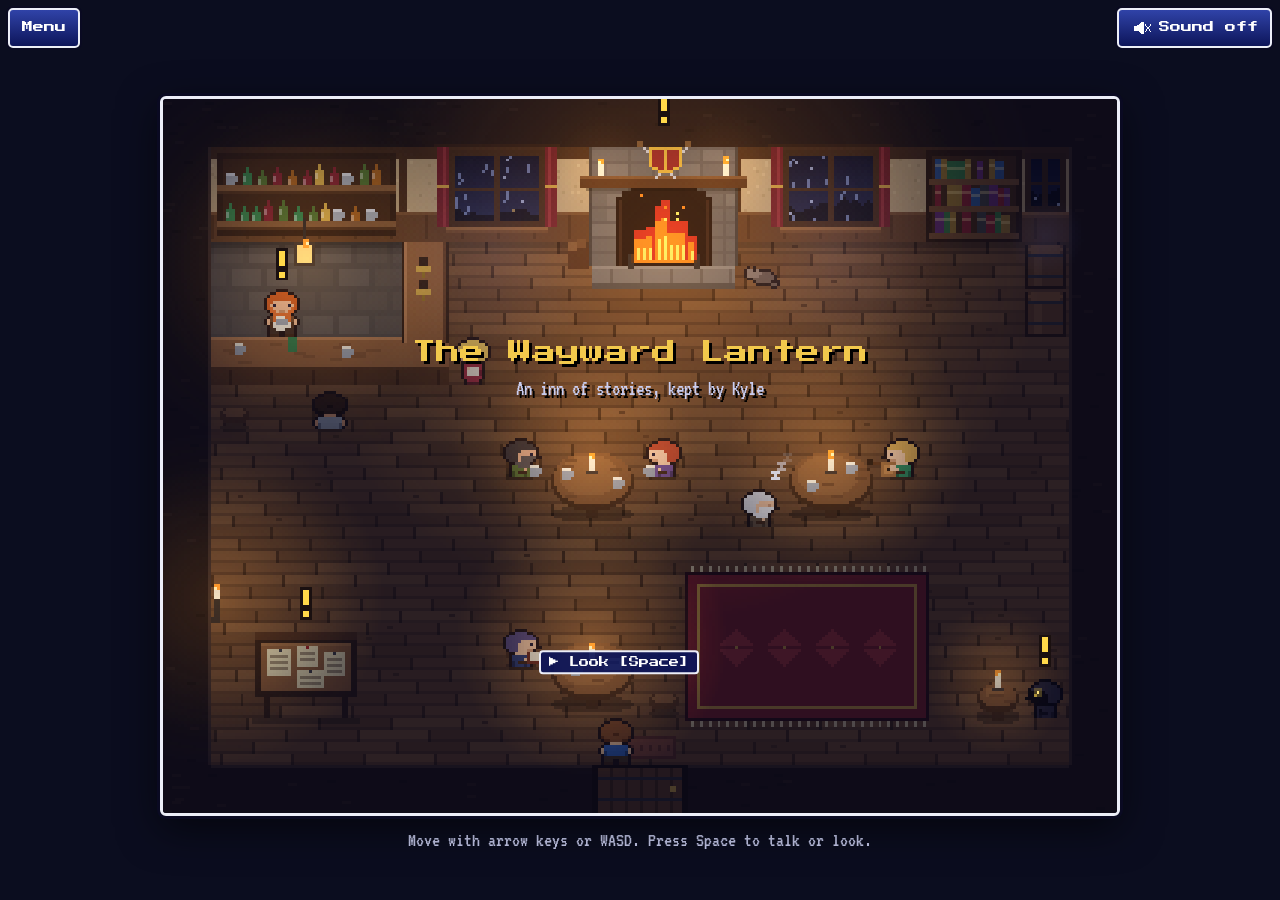
<file: index.html>
<!doctype html>
<html lang="en">
<head>
  <meta charset="utf-8">
  <meta name="viewport" content="width=device-width, initial-scale=1, viewport-fit=cover">
  <title>Kyle | The Wayward Lantern</title>
  <meta name="description" content="Kyle's personal site, set in a pixel-art fantasy tavern. Walk around the inn to learn about Kyle, his work, and his interests.">
  <meta name="theme-color" content="#0b0d1f">
  <link rel="preconnect" href="https://fonts.googleapis.com">
  <link rel="preconnect" href="https://fonts.gstatic.com" crossorigin>
  <link href="https://fonts.googleapis.com/css2?family=Press+Start+2P&family=VT323&display=swap" rel="stylesheet">
  <link rel="stylesheet" href="css/style.css">
  <script>document.documentElement.classList.add('js');</script>
</head>
<body>
  <a class="skip-link" href="?view=page">Skip the game and read everything as a page</a>

  <div id="game">
    <div id="hud">
      <button id="menu-btn" class="ff-btn" type="button" aria-haspopup="dialog">Menu</button>
      <button id="sound-btn" class="ff-btn" type="button" aria-pressed="false" aria-label="Turn sound on">
        <svg viewBox="0 0 16 16" width="20" height="20" aria-hidden="true" shape-rendering="crispEdges">
          <path fill="currentColor" d="M2 6h3l4-3h1v10H9L5 10H2z"/>
          <g class="sound-waves" fill="currentColor"><rect x="11" y="6" width="1" height="4"/><rect x="13" y="4" width="1" height="8"/></g>
          <g class="sound-x" fill="currentColor"><rect x="11" y="5" width="1" height="1"/><rect x="12" y="6" width="1" height="1"/><rect x="13" y="7" width="1" height="2"/><rect x="12" y="9" width="1" height="1"/><rect x="11" y="10" width="1" height="1"/><rect x="14" y="6" width="1" height="1"/><rect x="15" y="5" width="1" height="1"/><rect x="14" y="9" width="1" height="1"/><rect x="15" y="10" width="1" height="1"/></g>
        </svg>
        <span class="sound-label">Sound off</span>
      </button>
    </div>

    <div id="stage">
      <canvas id="screen" width="320" height="240" role="img" aria-label="A pixel-art tavern at night, with rain on the windows. Use the Menu button to browse every section without playing."></canvas>
      <div id="overlay-layer" aria-hidden="true"></div>
      <div id="prompt" aria-hidden="true"></div>
      <div id="title-card" aria-hidden="true">
        <div class="title-name">The Wayward Lantern</div>
        <div class="title-sub">An inn of stories, kept by Kyle</div>
      </div>
      <div id="dialog" class="ff-window" hidden>
        <div id="dialog-name"></div>
        <p id="dialog-text"></p>
        <span id="dialog-next" aria-hidden="true">&#9660;</span>
      </div>
    </div>

    <p id="sr-live" class="sr-only" aria-live="polite"></p>
    <p id="hint"><span class="hint-keys">Move with arrow keys or WASD. Press Space to talk or look.</span><span class="hint-touch">Tap a spot to walk there. Tap a person or object to talk or look.</span></p>
  </div>

  <div id="menu" class="ff-window modal" role="dialog" aria-modal="true" aria-labelledby="menu-title" hidden>
    <h2 id="menu-title">Menu</h2>
    <ul class="menu-list">
      <li><button type="button" data-section="about">About me</button></li>
      <li><button type="button" data-section="work">Work experience</button></li>
      <li><button type="button" data-section="interests">Interests</button></li>
      <li><button type="button" data-section="other">Other</button></li>
    </ul>
    <p class="menu-foot"><a href="?view=page">Read everything as one page</a></p>
    <button type="button" class="close-btn" data-close>Back to the inn</button>
  </div>

  <div id="panel" class="ff-window modal" role="dialog" aria-modal="true" aria-labelledby="panel-title" hidden>
    <h2 id="panel-title" tabindex="-1"></h2>
    <div id="panel-body"></div>
    <button type="button" class="close-btn" data-close>Back to the inn</button>
  </div>

  <!--
    All site content lives here. The game reads each <section> by its
    data-section name, and this same markup is the plain-page and no-JavaScript
    version of the site. Edit text here; nothing else needs to change.
  -->
  <main id="content">
    <header class="page-header">
      <h1>Kyle</h1>
      <p class="tagline">[One-line tagline: what you do, in plain words.]</p>
      <p class="back-to-inn"><a href="./">Enter the inn (the playable version)</a></p>
    </header>

    <section data-section="about" id="about">
      <h2>About me</h2>
      <p>[A short intro, three or four sentences: who you are, what you do, and what you care about.]</p>
      <ul>
        <li><strong>Based in:</strong> [City, State]</li>
        <li><strong>Currently:</strong> [Role] at [Company]</li>
        <li><strong>Reach me:</strong> [Email or LinkedIn link]</li>
      </ul>
    </section>

    <section data-section="work" id="work">
      <h2>Work experience</h2>
      <article class="job">
        <h3>[Job title], [Company]</h3>
        <p class="dates">[mm/yy] to present</p>
        <ul>
          <li>[What you owned, and the result, with a number if you have one.]</li>
          <li>[A second accomplishment.]</li>
        </ul>
      </article>
      <article class="job">
        <h3>[Job title], [Company]</h3>
        <p class="dates">[mm/yy] to [mm/yy]</p>
        <ul>
          <li>[What you owned, and the result.]</li>
          <li>[A second accomplishment.]</li>
        </ul>
      </article>
      <article class="job">
        <h3>[Job title], [Company]</h3>
        <p class="dates">[mm/yy] to [mm/yy]</p>
        <ul>
          <li>[What you owned, and the result.]</li>
        </ul>
      </article>
    </section>

    <section data-section="interests" id="interests">
      <h2>Interests</h2>
      <ul>
        <li><strong>[Interest one]:</strong> [Why you love it, in a sentence.]</li>
        <li><strong>[Interest two]:</strong> [Why you love it, in a sentence.]</li>
        <li><strong>[Interest three]:</strong> [Why you love it, in a sentence.]</li>
      </ul>
    </section>

    <section data-section="other" id="other">
      <h2>Other</h2>
      <p>[Projects, writing, talks, side quests, or anything that doesn't fit elsewhere.]</p>
    </section>
  </main>

  <script src="js/sprites.js"></script>
  <script src="js/audio.js"></script>
  <script src="js/world.js"></script>
  <script src="js/npcs.js"></script>
  <script src="js/main.js"></script>
</body>
</html>
</file>
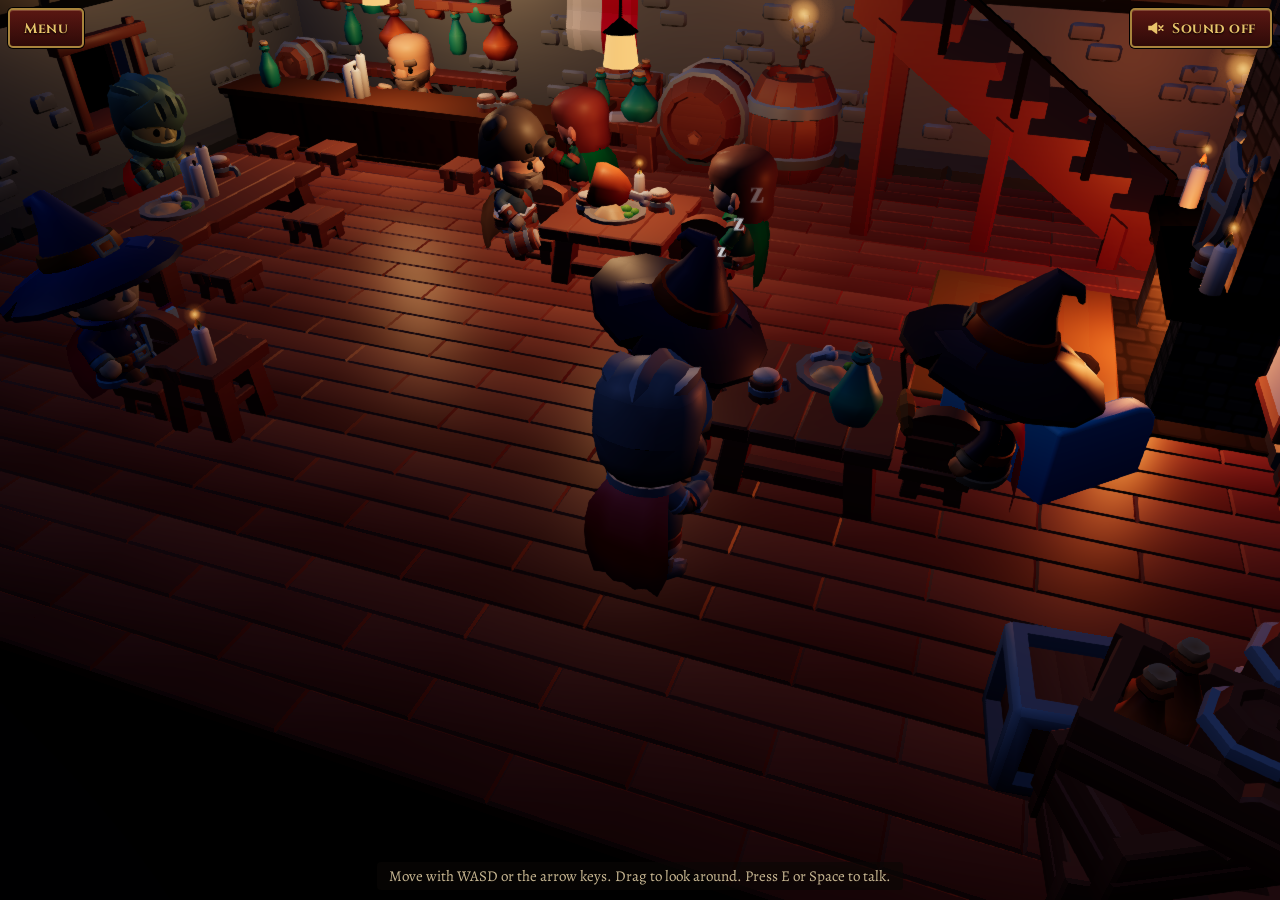
<file: 3d/index.html>
<!doctype html>
<html lang="en">
<head>
  <meta charset="utf-8">
  <meta name="viewport" content="width=device-width, initial-scale=1, viewport-fit=cover">
  <title>Kyle | The Wayward Lantern (3D prototype)</title>
  <meta name="description" content="A 3D prototype of Kyle's personal site: walk around a fantasy tavern at night to learn about Kyle, his work, and his interests.">
  <meta name="theme-color" content="#0a0806">
  <link rel="preconnect" href="https://fonts.googleapis.com">
  <link rel="preconnect" href="https://fonts.gstatic.com" crossorigin>
  <link href="https://fonts.googleapis.com/css2?family=Cinzel:wght@600;700&family=Alegreya:ital,wght@0,400;0,500;1,400&display=swap" rel="stylesheet">
  <link rel="stylesheet" href="css/tavern3d.css">
  <script type="importmap">
    {
      "imports": {
        "three": "./vendor/three.module.min.js",
        "three/addons/": "./vendor/addons/"
      }
    }
  </script>
</head>
<body>
  <a class="skip-link" href="../?view=page">Skip the game and read everything as a page</a>

  <canvas id="scene" aria-label="A 3D tavern on a stormy night. Use the Menu button to browse every section without playing."></canvas>
  <div id="bubbles" aria-hidden="true"></div>
  <div id="prompt" aria-hidden="true"></div>

  <div id="hud">
    <button id="menu-btn" class="wow-btn" type="button" aria-haspopup="dialog">Menu</button>
    <button id="sound-btn" class="wow-btn" type="button" aria-pressed="false" aria-label="Turn sound on">
      <svg viewBox="0 0 16 16" width="18" height="18" aria-hidden="true">
        <path fill="currentColor" d="M2 6h3l4-3h1v10H9L5 10H2z"/>
        <g class="sound-waves" fill="none" stroke="currentColor" stroke-width="1.3" stroke-linecap="round"><path d="M11.5 6a3 3 0 0 1 0 4"/><path d="M13.3 4.2a5.5 5.5 0 0 1 0 7.6"/></g>
        <g class="sound-x" stroke="currentColor" stroke-width="1.4" stroke-linecap="round"><path d="M11.5 6l3.5 4M15 6l-3.5 4"/></g>
      </svg>
      <span class="sound-label">Sound off</span>
    </button>
  </div>

  <div id="title-card" aria-hidden="true">
    <div class="title-name">The Wayward Lantern</div>
    <div class="title-sub">An inn of stories, kept by Kyle</div>
  </div>

  <div id="dialog" class="wow-frame" hidden>
    <div id="dialog-name"></div>
    <p id="dialog-text"></p>
    <span id="dialog-next" aria-hidden="true">Click to continue</span>
  </div>

  <p id="hint">
    <span class="hint-keys">Move with WASD or the arrow keys. Drag to look around. Press E or Space to talk.</span>
    <span class="hint-touch">Tap to walk or talk. Drag to look around.</span>
  </p>

  <div id="loading" role="status">
    <div class="loading-name">The Wayward Lantern</div>
    <div class="loading-bar"><span id="loading-fill"></span></div>
    <div id="loading-text">Lighting the fire...</div>
  </div>

  <p id="sr-live" class="sr-only" aria-live="polite"></p>

  <div id="menu" class="wow-frame modal" role="dialog" aria-modal="true" aria-labelledby="menu-title" hidden>
    <h2 id="menu-title">Menu</h2>
    <ul class="menu-list">
      <li><button type="button" data-section="about">About me</button></li>
      <li><button type="button" data-section="work">Work experience</button></li>
      <li><button type="button" data-section="interests">Interests</button></li>
      <li><button type="button" data-section="other">Other</button></li>
    </ul>
    <p class="menu-foot"><a href="../?view=page">Read everything as one page</a></p>
    <p class="menu-foot"><a href="../">Visit the pixel-art version</a></p>
    <button type="button" class="close-btn" data-close>Back to the inn</button>
  </div>

  <div id="panel" class="wow-frame modal parchment" role="dialog" aria-modal="true" aria-labelledby="panel-title" hidden>
    <h2 id="panel-title" tabindex="-1"></h2>
    <div id="panel-body"></div>
    <button type="button" class="close-btn" data-close>Back to the inn</button>
  </div>

  <div id="fallback" hidden>
    <div class="wow-frame">
      <h1>The Wayward Lantern</h1>
      <p id="fallback-text">This browser can't show the 3D tavern.</p>
      <p><a href="../">Visit the pixel-art version</a> or <a href="../?view=page">read everything as one page</a>.</p>
    </div>
  </div>

  <noscript>
    <p class="noscript">The 3D tavern needs JavaScript. <a href="../?view=page">Read everything as one page</a> instead.</p>
  </noscript>

  <!-- Shared with the pixel version: all sound is synthesized in code. -->
  <script src="../js/audio.js" data-rain="off"></script>
  <script type="module" src="js/main.js"></script>
</body>
</html>
</file>
<file: css/style.css>
:root {
  --bg: #0b0d1f;
  --ff-top: #3043a8;
  --ff-bottom: #0d155a;
  --ff-border: #eceef8;
  --ff-edge: #0a0a22;
  --text: #ffffff;
  --muted: #c9cdf0;
  --gold: #f2c94c;
  --s: 3;
}

* { box-sizing: border-box; }

html, body {
  margin: 0;
  min-height: 100%;
  background: var(--bg);
  color: var(--text);
  font-family: 'VT323', ui-monospace, monospace;
  font-size: 22px;
  line-height: 1.25;
}

a { color: var(--gold); }

.skip-link {
  position: absolute;
  left: 8px;
  top: 0;
  transform: translateY(-200%);
  z-index: 50;
  padding: 8px 12px;
  background: var(--ff-bottom);
  border: 2px solid var(--ff-border);
  border-radius: 4px;
}
.skip-link:focus { transform: translateY(8px); }

.sr-only {
  position: absolute;
  width: 1px;
  height: 1px;
  overflow: hidden;
  clip: rect(0 0 0 0);
  white-space: nowrap;
}

/* ---------- FF-style window ---------- */
.ff-window {
  background: linear-gradient(180deg, var(--ff-top), var(--ff-bottom));
  border: 3px solid var(--ff-border);
  border-radius: 7px;
  box-shadow: 0 0 0 2px var(--ff-edge), inset 0 0 0 1px rgba(0, 0, 0, 0.5);
  color: var(--text);
  text-shadow: 2px 2px 0 rgba(0, 0, 0, 0.6);
}

.ff-btn {
  font: inherit;
  font-family: 'Press Start 2P', monospace;
  font-size: 11px;
  color: var(--text);
  display: inline-flex;
  align-items: center;
  gap: 8px;
  min-height: 40px;
  padding: 8px 12px;
  background: linear-gradient(180deg, var(--ff-top), var(--ff-bottom));
  border: 2px solid var(--ff-border);
  border-radius: 5px;
  box-shadow: 0 0 0 2px var(--ff-edge);
  cursor: pointer;
}
.ff-btn:hover, .ff-btn:focus-visible { outline: 2px solid var(--gold); outline-offset: 2px; }

/* ---------- Game layout ---------- */
#game {
  min-height: 100vh;
  min-height: 100dvh;
  display: flex;
  flex-direction: column;
  align-items: center;
  justify-content: center;
  padding: 56px 8px 8px;
}

#hud {
  position: fixed;
  top: 8px;
  left: 8px;
  right: 8px;
  display: flex;
  justify-content: space-between;
  z-index: 20;
  pointer-events: none;
}
#hud .ff-btn { pointer-events: auto; }

#sound-btn .sound-waves { display: none; }
#sound-btn[aria-pressed="true"] .sound-waves { display: inline; }
#sound-btn[aria-pressed="true"] .sound-x { display: none; }

#stage {
  position: relative;
  width: 320px;
  height: 240px;
  max-width: 100%;
  border: 3px solid var(--ff-border);
  border-radius: 6px;
  box-shadow: 0 0 0 3px var(--ff-edge), 0 12px 40px rgba(0, 0, 0, 0.6);
  overflow: hidden;
  touch-action: manipulation;
  user-select: none;
  -webkit-user-select: none;
}

#screen {
  display: block;
  width: 100%;
  height: 100%;
  image-rendering: pixelated;
  image-rendering: crisp-edges;
  cursor: pointer;
}

#overlay-layer {
  position: absolute;
  inset: 0;
  pointer-events: none;
}

.bubble {
  position: absolute;
  transform: translate(-50%, -100%);
  max-width: calc(var(--s) * 110px);
  padding: calc(var(--s) * 1.5px) calc(var(--s) * 3px);
  background: #fbf6e6;
  color: #1d1410;
  border: max(2px, calc(var(--s) * 0.7px)) solid #1d1410;
  border-radius: calc(var(--s) * 3px);
  font-size: max(15px, calc(var(--s) * 6.5px));
  line-height: 1.05;
  text-align: center;
  white-space: normal;
  width: max-content;
  opacity: 0;
  transition: opacity 0.18s ease-out;
}
.bubble.show { opacity: 1; }
.bubble::after {
  content: '';
  position: absolute;
  left: 50%;
  bottom: calc(var(--s) * -3px);
  transform: translateX(-50%);
  border: calc(var(--s) * 2px) solid transparent;
  border-top-color: #1d1410;
  border-bottom: 0;
}

#prompt {
  position: absolute;
  transform: translate(-50%, -100%);
  padding: 4px 8px;
  font-family: 'Press Start 2P', monospace;
  font-size: max(9px, calc(var(--s) * 3.4px));
  color: var(--text);
  background: rgba(13, 21, 90, 0.92);
  border: 2px solid var(--ff-border);
  border-radius: 4px;
  white-space: nowrap;
  pointer-events: none;
  display: none;
}
#prompt.show { display: block; }

#title-card {
  position: absolute;
  left: 50%;
  top: 38%;
  transform: translate(-50%, -50%);
  text-align: center;
  pointer-events: none;
  transition: opacity 1.2s ease;
  text-shadow: 3px 3px 0 #000;
  width: 90%;
}
#title-card.hide { opacity: 0; }
.title-name {
  font-family: 'Press Start 2P', monospace;
  font-size: max(14px, calc(var(--s) * 8px));
  color: var(--gold);
}
.title-sub {
  margin-top: calc(var(--s) * 3px);
  font-size: max(16px, calc(var(--s) * 7px));
  color: var(--muted);
}

#dialog {
  position: absolute;
  left: 3%;
  right: 3%;
  bottom: 3%;
  min-height: 26%;
  padding: calc(var(--s) * 4px) calc(var(--s) * 6px);
  cursor: pointer;
}
#dialog-name {
  font-family: 'Press Start 2P', monospace;
  font-size: max(10px, calc(var(--s) * 4px));
  color: var(--gold);
  margin-bottom: calc(var(--s) * 2px);
}
#dialog-text {
  margin: 0;
  font-size: max(18px, calc(var(--s) * 8px));
  line-height: 1.1;
}
#dialog-next {
  position: absolute;
  right: calc(var(--s) * 5px);
  bottom: calc(var(--s) * 3px);
  font-size: max(12px, calc(var(--s) * 5px));
  animation: blink 0.8s steps(2) infinite;
  visibility: hidden;
}
#dialog.done #dialog-next { visibility: visible; }
@keyframes blink { 50% { opacity: 0; } }

#hint {
  margin: 12px 0 0;
  color: var(--muted);
  text-align: center;
  font-size: 20px;
}
.hint-touch { display: none; }
@media (hover: none) and (pointer: coarse) {
  .hint-keys { display: none; }
  .hint-touch { display: inline; }
}

/* ---------- Modals ---------- */
.modal {
  position: fixed;
  left: 50%;
  top: 50%;
  transform: translate(-50%, -50%);
  width: min(640px, calc(100vw - 32px));
  max-height: calc(100vh - 96px);
  max-height: calc(100dvh - 96px);
  overflow-y: auto;
  padding: 20px 24px;
  z-index: 30;
}
.modal[hidden] { display: none; }
.modal h2 {
  font-family: 'Press Start 2P', monospace;
  font-size: 16px;
  color: var(--gold);
  margin: 0 0 16px;
  line-height: 1.4;
}
.modal h2:focus { outline: none; }
.modal h3 { margin: 16px 0 2px; font-size: 24px; font-weight: normal; color: var(--gold); }
.modal p, .modal li { font-size: 22px; }
.modal ul { padding-left: 22px; margin: 8px 0; }
.modal .dates { margin: 0; color: var(--muted); }

.menu-list { list-style: none; padding: 0 !important; margin: 0 0 12px !important; }
.menu-list button {
  font: inherit;
  font-size: 24px;
  color: var(--text);
  background: none;
  border: 0;
  padding: 6px 4px 6px 28px;
  width: 100%;
  text-align: left;
  cursor: pointer;
  position: relative;
  text-shadow: inherit;
}
.menu-list button:hover::before,
.menu-list button:focus-visible::before {
  content: '\25B6';
  position: absolute;
  left: 4px;
  color: var(--gold);
}
.menu-list button:focus-visible { outline: none; }
.menu-foot { font-size: 20px; margin: 4px 0 12px; }

.close-btn {
  font-family: 'Press Start 2P', monospace;
  font-size: 11px;
  color: var(--text);
  margin-top: 16px;
  padding: 10px 14px;
  background: rgba(0, 0, 0, 0.25);
  border: 2px solid var(--ff-border);
  border-radius: 4px;
  cursor: pointer;
}
.close-btn:hover, .close-btn:focus-visible { outline: 2px solid var(--gold); outline-offset: 2px; }

#scrim {
  position: fixed;
  inset: 0;
  background: rgba(0, 0, 0, 0.55);
  z-index: 25;
}

/* ---------- Content: hidden in game mode, shown as a page otherwise ---------- */
html.js #content { display: none; }
html.js body.page-mode #content { display: block; }
html.js body.page-mode #game,
html.js body.page-mode .skip-link { display: none; }

#content {
  max-width: 720px;
  margin: 0 auto;
  padding: 32px 16px 64px;
}
#content h1 {
  font-family: 'Press Start 2P', monospace;
  font-size: 28px;
  color: var(--gold);
  margin: 0 0 12px;
}
#content .tagline { color: var(--muted); margin: 0 0 8px; }
#content .back-to-inn { margin: 0 0 24px; }
html:not(.js) #content .back-to-inn { display: none; }
#content section {
  background: linear-gradient(180deg, var(--ff-top), var(--ff-bottom));
  border: 3px solid var(--ff-border);
  border-radius: 7px;
  box-shadow: 0 0 0 2px var(--ff-edge);
  padding: 16px 20px;
  margin: 0 0 24px;
}
#content h2 {
  font-family: 'Press Start 2P', monospace;
  font-size: 16px;
  color: var(--gold);
  margin: 0 0 12px;
  line-height: 1.4;
}
#content h3 { margin: 16px 0 2px; font-size: 24px; font-weight: normal; color: var(--gold); }
#content .dates { margin: 0; color: var(--muted); }
#content ul { padding-left: 22px; }

@media (prefers-reduced-motion: reduce) {
  .bubble, #title-card { transition: none; }
  #dialog-next { animation: none; }
}
</file>
<file: 3d/css/tavern3d.css>
:root {
  --bg: #0a0806;
  --frame-top: #2a1c12;
  --frame-bottom: #120c08;
  --gold: #e8c46a;
  --gold-dim: #a8843c;
  --text: #f4ead2;
  --muted: #c9b893;
  --parchment: #efe0bb;
  --ink: #2b1d10;
}

* { box-sizing: border-box; }

html, body {
  margin: 0;
  height: 100%;
  overflow: hidden;
  background: var(--bg);
  color: var(--text);
  font-family: 'Alegreya', Georgia, serif;
  font-size: 18px;
  line-height: 1.35;
}

a { color: var(--gold); }

.skip-link {
  position: absolute;
  left: 8px;
  top: 0;
  transform: translateY(-200%);
  z-index: 60;
  padding: 8px 12px;
  background: var(--frame-top);
  border: 2px solid var(--gold-dim);
  border-radius: 4px;
}
.skip-link:focus { transform: translateY(8px); }

.sr-only {
  position: absolute;
  width: 1px;
  height: 1px;
  overflow: hidden;
  clip: rect(0 0 0 0);
  white-space: nowrap;
}

#scene {
  position: fixed;
  inset: 0;
  width: 100%;
  height: 100%;
  display: block;
  touch-action: none;
  cursor: grab;
  outline: none;
}
#scene:active { cursor: grabbing; }

/* ---------- Classic MMO-style frames ---------- */
.wow-frame {
  background: linear-gradient(180deg, rgba(42, 28, 18, 0.96), rgba(18, 12, 8, 0.97));
  border: 2px solid var(--gold-dim);
  border-radius: 6px;
  box-shadow: 0 0 0 1px #000, inset 0 0 0 1px rgba(232, 196, 106, 0.25), 0 10px 30px rgba(0, 0, 0, 0.6);
  color: var(--text);
}

.wow-btn {
  font-family: 'Cinzel', Georgia, serif;
  font-weight: 700;
  font-size: 14px;
  letter-spacing: 0.04em;
  color: var(--gold);
  display: inline-flex;
  align-items: center;
  gap: 8px;
  min-height: 40px;
  padding: 8px 14px;
  background: linear-gradient(180deg, #5a1712, #2e0a08);
  border: 2px solid var(--gold-dim);
  border-radius: 5px;
  box-shadow: 0 0 0 1px #000, inset 0 1px 0 rgba(255, 220, 150, 0.25);
  text-shadow: 0 1px 2px #000;
  cursor: pointer;
}
.wow-btn:hover { background: linear-gradient(180deg, #74201a, #3a0e0a); }
.wow-btn:focus-visible { outline: 2px solid var(--gold); outline-offset: 2px; }

#hud {
  position: fixed;
  top: max(8px, env(safe-area-inset-top));
  left: 8px;
  right: 8px;
  display: flex;
  justify-content: space-between;
  z-index: 20;
  pointer-events: none;
}
#hud .wow-btn { pointer-events: auto; }

#sound-btn .sound-waves { display: none; }
#sound-btn[aria-pressed="true"] .sound-waves { display: inline; }
#sound-btn[aria-pressed="true"] .sound-x { display: none; }

/* ---------- Speech bubbles and prompts ---------- */
#bubbles {
  position: fixed;
  inset: 0;
  pointer-events: none;
  z-index: 5;
  overflow: hidden;
}

.bubble {
  position: absolute;
  left: 0;
  top: 0;
  max-width: min(260px, 70vw);
  width: max-content;
  padding: 6px 12px;
  background: rgba(250, 243, 225, 0.95);
  color: var(--ink);
  border: 2px solid #3a2614;
  border-radius: 12px;
  font-size: 16px;
  line-height: 1.2;
  text-align: center;
  opacity: 0;
  transition: opacity 0.18s ease-out;
}
.bubble.show { opacity: 1; }
.bubble::after {
  content: '';
  position: absolute;
  left: 50%;
  bottom: -8px;
  transform: translateX(-50%);
  border: 7px solid transparent;
  border-top-color: #3a2614;
  border-bottom: 0;
}

#prompt {
  position: fixed;
  transform: translate(-50%, -100%);
  padding: 4px 10px;
  font-family: 'Cinzel', Georgia, serif;
  font-weight: 700;
  font-size: 13px;
  color: var(--gold);
  background: rgba(18, 12, 8, 0.88);
  border: 1px solid var(--gold-dim);
  border-radius: 4px;
  white-space: nowrap;
  pointer-events: none;
  display: none;
  z-index: 6;
  text-shadow: 0 1px 2px #000;
}
#prompt.show { display: block; }

/* ---------- Title, hint, loading ---------- */
#title-card {
  position: fixed;
  left: 50%;
  top: 22%;
  transform: translate(-50%, -50%);
  text-align: center;
  pointer-events: none;
  transition: opacity 1.4s ease;
  text-shadow: 0 2px 8px #000, 0 0 2px #000;
  width: 92%;
  z-index: 4;
}
#title-card.hide { opacity: 0; }
.title-name, .loading-name {
  font-family: 'Cinzel', Georgia, serif;
  font-weight: 700;
  font-size: clamp(26px, 6vw, 52px);
  color: var(--gold);
  letter-spacing: 0.04em;
}
.title-sub {
  margin-top: 6px;
  font-size: clamp(17px, 2.6vw, 24px);
  font-style: italic;
  color: var(--text);
}

#hint {
  position: fixed;
  left: 50%;
  bottom: max(10px, env(safe-area-inset-bottom));
  transform: translateX(-50%);
  margin: 0;
  width: max-content;
  max-width: calc(100vw - 32px);
  padding: 4px 12px;
  background: rgba(10, 8, 6, 0.6);
  border-radius: 4px;
  color: var(--muted);
  text-align: center;
  font-size: 15px;
  z-index: 4;
  pointer-events: none;
}
.hint-touch { display: none; }
@media (hover: none) and (pointer: coarse) {
  .hint-keys { display: none; }
  .hint-touch { display: inline; }
}

#loading {
  position: fixed;
  inset: 0;
  display: flex;
  flex-direction: column;
  align-items: center;
  justify-content: center;
  gap: 16px;
  background: radial-gradient(ellipse at center, #2a1a0e 0%, #0a0806 70%);
  z-index: 50;
  transition: opacity 0.6s ease;
  padding: 16px;
}
#loading.done { opacity: 0; pointer-events: none; }
.loading-bar {
  width: min(360px, 80vw);
  height: 14px;
  border: 2px solid var(--gold-dim);
  border-radius: 8px;
  background: #120c08;
  overflow: hidden;
}
#loading-fill {
  display: block;
  height: 100%;
  width: 0;
  background: linear-gradient(180deg, #f0c060, #b87a20);
  transition: width 0.2s ease;
}
#loading-text { color: var(--muted); font-style: italic; }

/* ---------- Dialog ---------- */
#dialog {
  position: fixed;
  left: 50%;
  bottom: max(48px, calc(env(safe-area-inset-bottom) + 40px));
  transform: translateX(-50%);
  width: min(620px, calc(100vw - 32px));
  min-height: 110px;
  padding: 14px 20px 30px;
  cursor: pointer;
  z-index: 10;
}
#dialog[hidden] { display: none; }
#dialog-name {
  font-family: 'Cinzel', Georgia, serif;
  font-weight: 700;
  font-size: 16px;
  color: var(--gold);
  margin-bottom: 6px;
}
#dialog-text { margin: 0; font-size: 19px; }
#dialog-next {
  position: absolute;
  right: 14px;
  bottom: 8px;
  font-size: 13px;
  font-style: italic;
  color: var(--muted);
  visibility: hidden;
}
#dialog.done #dialog-next { visibility: visible; }

/* ---------- Modals ---------- */
.modal {
  position: fixed;
  left: 50%;
  top: 50%;
  transform: translate(-50%, -50%);
  width: min(640px, calc(100vw - 32px));
  max-height: calc(100vh - 96px);
  max-height: calc(100dvh - 96px);
  overflow-y: auto;
  padding: 20px 24px;
  z-index: 30;
}
.modal[hidden] { display: none; }
.modal h2 {
  font-family: 'Cinzel', Georgia, serif;
  font-weight: 700;
  font-size: 22px;
  color: var(--gold);
  margin: 0 0 14px;
}
.modal h2:focus { outline: none; }
.modal h3 { margin: 16px 0 2px; font-size: 20px; }
.modal ul { padding-left: 22px; margin: 8px 0; }
.modal .dates { margin: 0; font-style: italic; }

.parchment {
  background: linear-gradient(180deg, #f3e6c4, #e2cc98);
  color: var(--ink);
  border-color: #6b4a22;
}
.parchment h2 { color: #6b1f12; }
.parchment h3 { color: #4a2a10; }
.parchment a { color: #7a2a14; }
.parchment .dates { color: #6a5434; }
.parchment .close-btn { color: #f4ead2; }

.menu-list { list-style: none; padding: 0 !important; margin: 0 0 12px !important; }
.menu-list button {
  font: inherit;
  font-size: 20px;
  color: var(--text);
  background: none;
  border: 0;
  border-bottom: 1px solid rgba(232, 196, 106, 0.15);
  padding: 8px 4px 8px 26px;
  width: 100%;
  text-align: left;
  cursor: pointer;
  position: relative;
}
.menu-list button:hover, .menu-list button:focus-visible { color: var(--gold); outline: none; }
.menu-list button:hover::before,
.menu-list button:focus-visible::before {
  content: '\25C6';
  position: absolute;
  left: 4px;
  color: var(--gold);
}
.menu-foot { font-size: 16px; margin: 4px 0; }

.close-btn {
  font-family: 'Cinzel', Georgia, serif;
  font-weight: 700;
  font-size: 13px;
  color: var(--gold);
  margin-top: 16px;
  padding: 10px 14px;
  background: linear-gradient(180deg, #5a1712, #2e0a08);
  border: 2px solid var(--gold-dim);
  border-radius: 4px;
  cursor: pointer;
}
.close-btn:hover, .close-btn:focus-visible { outline: 2px solid var(--gold); outline-offset: 2px; }

#scrim {
  position: fixed;
  inset: 0;
  background: rgba(0, 0, 0, 0.55);
  z-index: 25;
}

/* ---------- Fallbacks ---------- */
#fallback {
  position: fixed;
  inset: 0;
  display: flex;
  align-items: center;
  justify-content: center;
  padding: 16px;
  z-index: 70;
  background: var(--bg);
}
#fallback[hidden] { display: none; }
#fallback .wow-frame { padding: 24px; max-width: 520px; }
#fallback h1 { font-family: 'Cinzel', Georgia, serif; color: var(--gold); margin-top: 0; }
.noscript { position: fixed; inset: auto 16px 16px; z-index: 80; }

@media (max-width: 600px) {
  #hint { font-size: 14px; }
  #dialog-text { font-size: 18px; }
}

@media (prefers-reduced-motion: reduce) {
  .bubble, #title-card, #loading { transition: none; }
}
</file>
